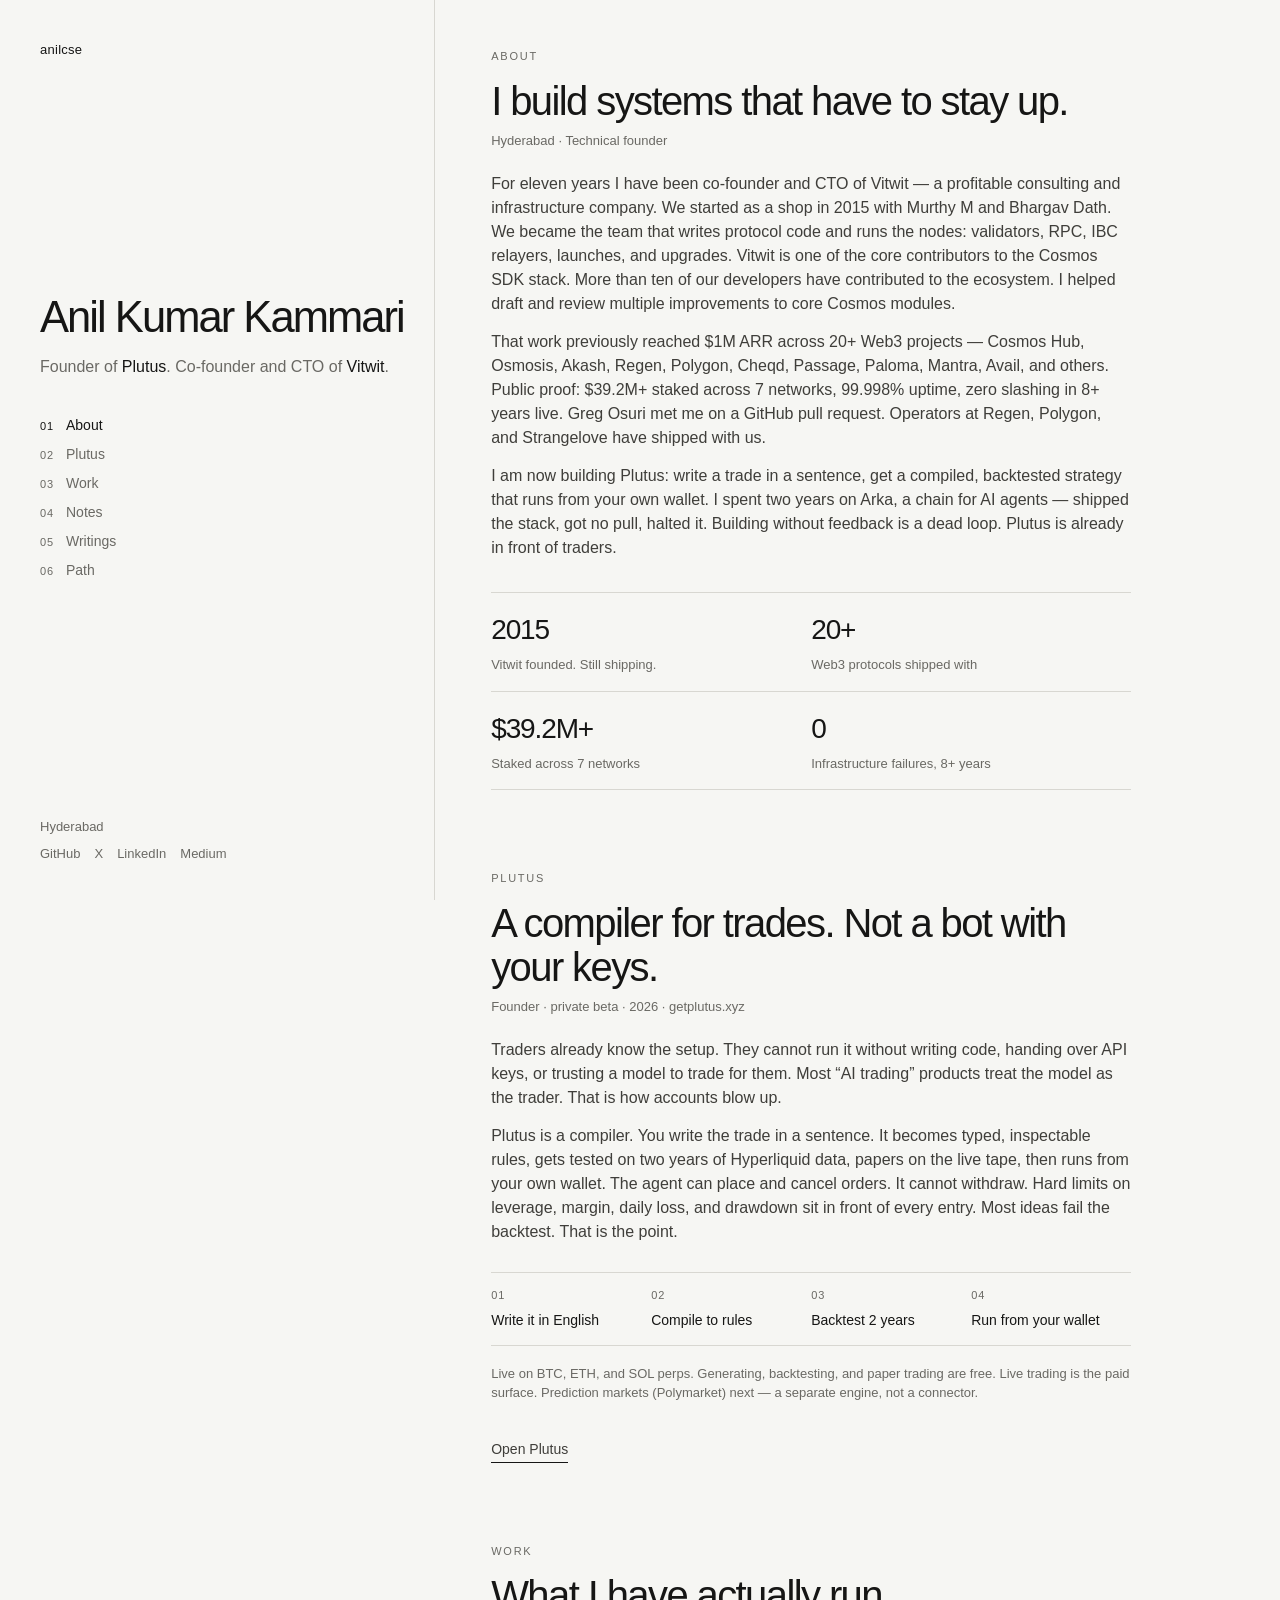
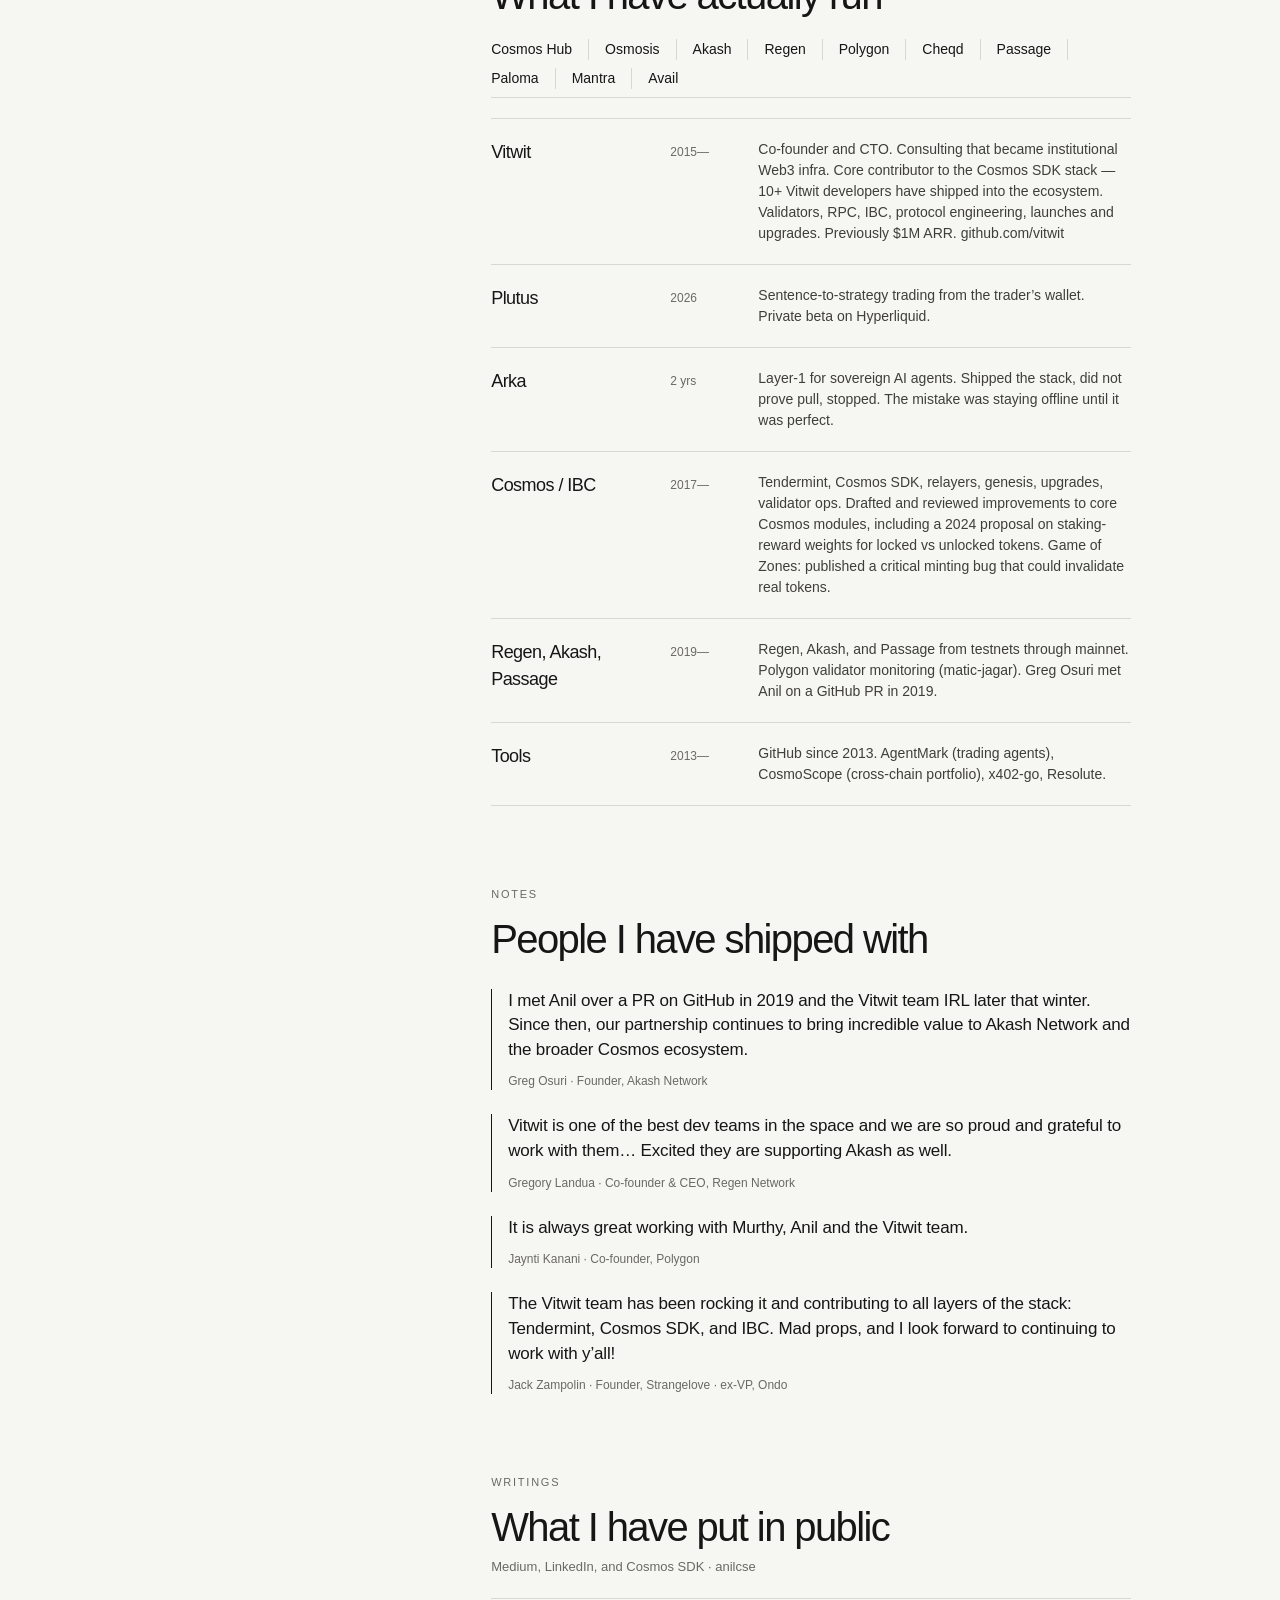
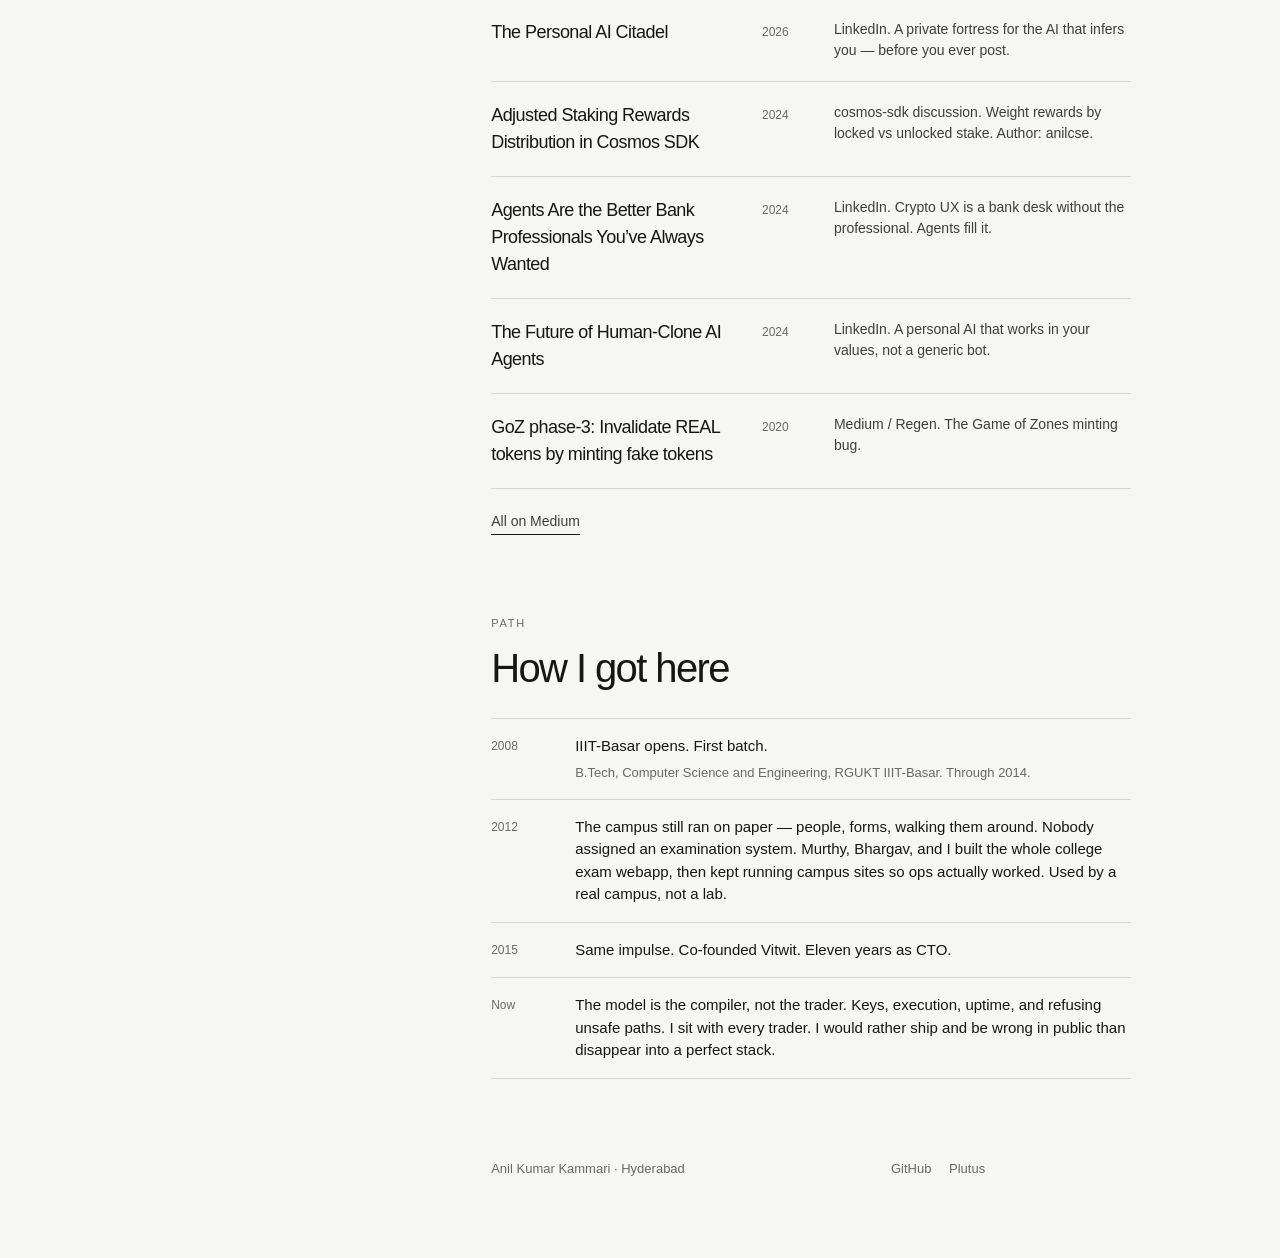
<file: index.html>
<!DOCTYPE html>
<html lang="en">
<head>
  <meta charset="utf-8" />
  <meta name="viewport" content="width=device-width, initial-scale=1" />
  <title>Anil Kumar Kammari</title>
  <meta name="description" content="Founder of Plutus. Co-founder and CTO of Vitwit." />
  <link rel="canonical" href="https://anilcse.xyz/" />
  <link rel="preconnect" href="https://api.fontshare.com" />
  <link href="https://api.fontshare.com/v2/css?f[]=satoshi@400,500,700&f[]=clash-grotesk@500,600&display=swap" rel="stylesheet" />
  <link rel="stylesheet" href="styles.css" />
</head>
<body>
  <a class="skip" href="#main">Skip to content</a>

  <div class="shell">
    <header class="rail">
      <p class="mark">anilcse</p>
      <div class="rail-main">
        <h1>Anil Kumar Kammari</h1>
        <p class="lede">
          Founder of <a href="https://getplutus.xyz">Plutus</a>.
          Co-founder and CTO of <a href="https://vitwit.com">Vitwit</a>.
        </p>
        <nav>
          <a href="#about"><span>01</span> About</a>
          <a href="#now"><span>02</span> Plutus</a>
          <a href="#work"><span>03</span> Work</a>
          <a href="#notes"><span>04</span> Notes</a>
          <a href="#writings"><span>05</span> Writings</a>
          <a href="#path"><span>06</span> Path</a>
        </nav>
      </div>
      <p class="rail-foot">
        Hyderabad
        <span>
          <a href="https://github.com/anilcse">GitHub</a>
          <a href="https://x.com/anilcse_">X</a>
          <a href="https://linkedin.com/in/anilcse">LinkedIn</a>
          <a href="https://medium.com/@anilcse">Medium</a>
        </span>
      </p>
    </header>

    <main id="main">
      <section id="about">
        <p class="label">About</p>
        <h2>I build systems that have to stay up.</h2>
        <p class="when">Hyderabad · Technical founder</p>
        <p>
          For eleven years I have been co-founder and CTO of Vitwit — a profitable
          consulting and infrastructure company. We started as a shop in 2015 with
          Murthy M and Bhargav Dath.           We became the team that writes protocol code
          and runs the nodes: validators, RPC, IBC relayers, launches, and upgrades.
          Vitwit is one of the core contributors to the Cosmos SDK stack.
          More than ten of our developers have contributed to the ecosystem.
          I helped draft and review multiple improvements to core Cosmos modules.
        </p>
        <p>
          That work previously reached $1M ARR across 20+ Web3 projects — Cosmos Hub,
          Osmosis, Akash, Regen, Polygon, Cheqd, Passage, Paloma, Mantra, Avail,
          and others. Public proof: $39.2M+ staked
          across 7 networks, 99.998% uptime, zero slashing in 8+ years live.
          Greg Osuri met me on a GitHub pull request. Operators at Regen, Polygon,
          and Strangelove have shipped with us.
        </p>
        <p>
          I am now building Plutus: write a trade in a sentence, get a compiled,
          backtested strategy that runs from your own wallet. I spent two years on
          Arka, a chain for AI agents — shipped the stack, got no pull, halted it.
          Building without feedback is a dead loop. Plutus is already in front of traders.
        </p>
        <dl class="facts">
          <div>
            <dt>2015</dt>
            <dd>Vitwit founded. Still shipping.</dd>
          </div>
          <div>
            <dt>20+</dt>
            <dd>Web3 protocols shipped with</dd>
          </div>
          <div>
            <dt>$39.2M+</dt>
            <dd>Staked across 7 networks</dd>
          </div>
          <div>
            <dt>0</dt>
            <dd>Infrastructure failures, 8+ years</dd>
          </div>
        </dl>
      </section>

      <section id="now">
        <p class="label">Plutus</p>
        <h2>A compiler for trades. Not a bot with your keys.</h2>
        <p class="when">Founder · private beta · 2026 · getplutus.xyz</p>
        <p>
          Traders already know the setup. They cannot run it without writing code,
          handing over API keys, or trusting a model to trade for them. Most
          “AI trading” products treat the model as the trader. That is how accounts blow up.
        </p>
        <p>
          Plutus is a compiler. You write the trade in a sentence. It becomes typed,
          inspectable rules, gets tested on two years of Hyperliquid data, papers on
          the live tape, then runs from your own wallet. The agent can place and cancel
          orders. It cannot withdraw. Hard limits on leverage, margin, daily loss, and
          drawdown sit in front of every entry. Most ideas fail the backtest. That is the point.
        </p>
        <ol class="steps">
          <li>Write it in English</li>
          <li>Compile to rules</li>
          <li>Backtest 2 years</li>
          <li>Run from your wallet</li>
        </ol>
        <p class="fine">
          Live on BTC, ETH, and SOL perps. Generating, backtesting, and paper trading
          are free. Live trading is the paid surface. Prediction markets (Polymarket)
          next — a separate engine, not a connector.
        </p>
        <p><a class="more" href="https://getplutus.xyz">Open Plutus</a></p>
      </section>

      <section id="work">
        <p class="label">Work</p>
        <h2>What I have actually run</h2>
        <ul class="names">
          <li>Cosmos Hub</li>
          <li>Osmosis</li>
          <li>Akash</li>
          <li>Regen</li>
          <li>Polygon</li>
          <li>Cheqd</li>
          <li>Passage</li>
          <li>Paloma</li>
          <li>Mantra</li>
          <li>Avail</li>
        </ul>
        <ul class="index">
          <li>
            <a href="https://vitwit.com">
              <span class="i-name">Vitwit</span>
              <span class="i-year">2015—</span>
              <span class="i-copy">Co-founder and CTO. Consulting that became institutional Web3 infra. Core contributor to the Cosmos SDK stack — 10+ Vitwit developers have shipped into the ecosystem. Validators, RPC, IBC, protocol engineering, launches and upgrades. Previously $1M ARR. github.com/vitwit</span>
            </a>
          </li>
          <li>
            <a href="https://getplutus.xyz">
              <span class="i-name">Plutus</span>
              <span class="i-year">2026</span>
              <span class="i-copy">Sentence-to-strategy trading from the trader’s wallet. Private beta on Hyperliquid.</span>
            </a>
          </li>
          <li>
            <div>
              <span class="i-name">Arka</span>
              <span class="i-year">2 yrs</span>
              <span class="i-copy">Layer-1 for sovereign AI agents. Shipped the stack, did not prove pull, stopped. The mistake was staying offline until it was perfect.</span>
            </div>
          </li>
          <li>
            <a href="https://github.com/anilcse">
              <span class="i-name">Cosmos / IBC</span>
              <span class="i-year">2017—</span>
              <span class="i-copy">Tendermint, Cosmos SDK, relayers, genesis, upgrades, validator ops. Drafted and reviewed improvements to core Cosmos modules, including a 2024 proposal on staking-reward weights for locked vs unlocked tokens. Game of Zones: published a critical minting bug that could invalidate real tokens.</span>
            </a>
          </li>
          <li>
            <div>
              <span class="i-name">Regen, Akash, Passage</span>
              <span class="i-year">2019—</span>
              <span class="i-copy">Regen, Akash, and Passage from testnets through mainnet. Polygon validator monitoring (matic-jagar). Greg Osuri met Anil on a GitHub PR in 2019.</span>
            </div>
          </li>
          <li>
            <a href="https://github.com/anilcse">
              <span class="i-name">Tools</span>
              <span class="i-year">2013—</span>
              <span class="i-copy">GitHub since 2013. AgentMark (trading agents), CosmoScope (cross-chain portfolio), x402-go, Resolute.</span>
            </a>
          </li>
        </ul>
      </section>

      <section id="notes">
        <p class="label">Notes</p>
        <h2>People I have shipped with</h2>
        <figure>
          <blockquote>I met Anil over a PR on GitHub in 2019 and the Vitwit team IRL later that winter. Since then, our partnership continues to bring incredible value to Akash Network and the broader Cosmos ecosystem.</blockquote>
          <figcaption>Greg Osuri · Founder, Akash Network</figcaption>
        </figure>
        <figure>
          <blockquote>Vitwit is one of the best dev teams in the space and we are so proud and grateful to work with them… Excited they are supporting Akash as well.</blockquote>
          <figcaption>Gregory Landua · Co-founder &amp; CEO, Regen Network</figcaption>
        </figure>
        <figure>
          <blockquote>It is always great working with Murthy, Anil and the Vitwit team.</blockquote>
          <figcaption>Jaynti Kanani · Co-founder, Polygon</figcaption>
        </figure>
        <figure>
          <blockquote>The Vitwit team has been rocking it and contributing to all layers of the stack: Tendermint, Cosmos SDK, and IBC. Mad props, and I look forward to continuing to work with y’all!</blockquote>
          <figcaption>Jack Zampolin · Founder, Strangelove · ex-VP, Ondo</figcaption>
        </figure>
      </section>

      <section id="writings">
        <p class="label">Writings</p>
        <h2>What I have put in public</h2>
        <p class="when">Medium, LinkedIn, and Cosmos SDK · anilcse</p>
        <ul class="index writes">
          <li>
            <a href="https://www.linkedin.com/pulse/day-edit-button-disappears-anil-k-nrzjc">
              <span class="i-name">The Personal AI Citadel</span>
              <span class="i-year">2026</span>
              <span class="i-copy">LinkedIn. A private fortress for the AI that infers you — before you ever post.</span>
            </a>
          </li>
          <li>
            <a href="https://github.com/cosmos/cosmos-sdk/discussions/22001">
              <span class="i-name">Adjusted Staking Rewards Distribution in Cosmos SDK</span>
              <span class="i-year">2024</span>
              <span class="i-copy">cosmos-sdk discussion. Weight rewards by locked vs unlocked stake. Author: anilcse.</span>
            </a>
          </li>
          <li>
            <a href="https://www.linkedin.com/pulse/agents-better-bank-professionals-youve-always-wanted-anil-k-pl1kc">
              <span class="i-name">Agents Are the Better Bank Professionals You’ve Always Wanted</span>
              <span class="i-year">2024</span>
              <span class="i-copy">LinkedIn. Crypto UX is a bank desk without the professional. Agents fill it.</span>
            </a>
          </li>
          <li>
            <a href="https://www.linkedin.com/pulse/future-human-clone-ai-agents-revolution-living-andworking-anil-k-lcgzc">
              <span class="i-name">The Future of Human-Clone AI Agents</span>
              <span class="i-year">2024</span>
              <span class="i-copy">LinkedIn. A personal AI that works in your values, not a generic bot.</span>
            </a>
          </li>
          <li>
            <a href="https://medium.com/regen-network/goz-phase-3-invalidate-real-tokens-by-minting-fake-tokens-275bb91b7678">
              <span class="i-name">GoZ phase-3: Invalidate REAL tokens by minting fake tokens</span>
              <span class="i-year">2020</span>
              <span class="i-copy">Medium / Regen. The Game of Zones minting bug.</span>
            </a>
          </li>
        </ul>
        <p><a class="more" href="https://medium.com/@anilcse">All on Medium</a></p>
      </section>

      <section id="path">
        <p class="label">Path</p>
        <h2>How I got here</h2>
        <ol class="path">
          <li>
            <span>2008</span>
            <div>
              IIIT-Basar opens. First batch.
              <em>B.Tech, Computer Science and Engineering, RGUKT IIIT-Basar. Through 2014.</em>
            </div>
          </li>
          <li>
            <span>2012</span>
            <div>
              The campus still ran on paper — people, forms, walking them around.
              Nobody assigned an examination system. Murthy, Bhargav, and I built
              the whole college exam webapp, then kept running campus sites so ops
              actually worked. Used by a real campus, not a lab.
            </div>
          </li>
          <li>
            <span>2015</span>
            <div>Same impulse. Co-founded Vitwit. Eleven years as CTO.</div>
          </li>
          <li>
            <span>Now</span>
            <div>
              The model is the compiler, not the trader. Keys, execution, uptime,
              and refusing unsafe paths. I sit with every trader. I would rather
              ship and be wrong in public than disappear into a perfect stack.
            </div>
          </li>
        </ol>
      </section>

      <footer>
        <p>Anil Kumar Kammari · Hyderabad</p>
        <p>
          <a href="https://github.com/anilcse">GitHub</a>
          <a href="https://getplutus.xyz">Plutus</a>
        </p>
      </footer>
    </main>
  </div>

  <script src="main.js"></script>
</body>
</html>
</file>
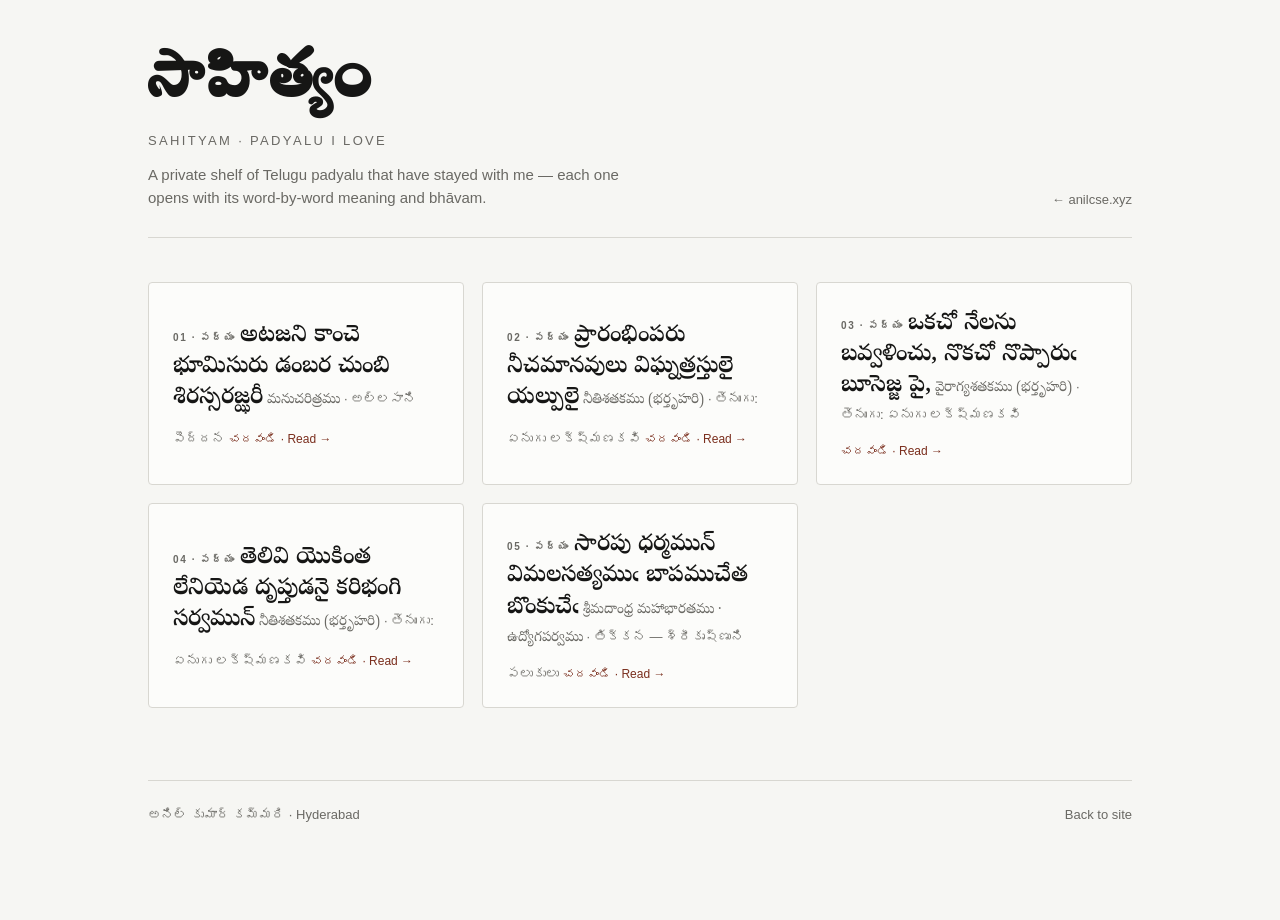
<file: sahityam.html>
<!DOCTYPE html>
<html lang="te">
<head>
  <meta charset="utf-8" />
  <meta name="viewport" content="width=device-width, initial-scale=1" />
  <meta name="robots" content="noindex, nofollow" />
  <title>సాహిత్యం · Sahityam</title>
  <meta name="description" content="A private shelf of Telugu padyalu I love." />
  <link rel="preconnect" href="https://api.fontshare.com" />
  <link rel="preconnect" href="https://fonts.googleapis.com" />
  <link rel="preconnect" href="https://fonts.gstatic.com" crossorigin />
  <link href="https://api.fontshare.com/v2/css?f[]=satoshi@400,500,700&f[]=clash-grotesk@500,600&display=swap" rel="stylesheet" />
  <link href="https://fonts.googleapis.com/css2?family=Noto+Serif+Telugu:wght@400;500;600;700&family=Ramaraja&display=swap" rel="stylesheet" />
  <style>
    :root {
      --bg: #f6f6f3;
      --ink: #161615;
      --muted: #6a6964;
      --line: #d8d7d1;
      --card: #fcfcfa;
      --accent: #7a2e1d;
    }
    * { box-sizing: border-box; margin: 0; padding: 0; }
    html { scroll-behavior: smooth; }
    body {
      background: var(--bg);
      color: var(--ink);
      font-family: Satoshi, "Helvetica Neue", Helvetica, Arial, sans-serif;
      font-size: 16px;
      line-height: 1.5;
      text-rendering: optimizeLegibility;
      -webkit-font-smoothing: antialiased;
    }
    ::selection { background: var(--ink); color: var(--bg); }
    a { color: inherit; text-underline-offset: 0.18em; }

    .te { font-family: "Noto Serif Telugu", serif; }

    .wrap { max-width: 1040px; margin: 0 auto; padding: 56px 28px 96px; }

    header.top {
      display: flex;
      align-items: flex-end;
      justify-content: space-between;
      gap: 24px;
      padding-bottom: 28px;
      border-bottom: 1px solid var(--line);
      margin-bottom: 44px;
    }
    .title-te {
      font-family: "Ramaraja", "Noto Serif Telugu", serif;
      font-size: clamp(40px, 6vw, 72px);
      line-height: 0.9;
      letter-spacing: 0.01em;
    }
    .title-en {
      margin-top: 10px;
      font-family: "Clash Grotesk", Satoshi, sans-serif;
      font-size: 13px;
      font-weight: 500;
      letter-spacing: 0.18em;
      text-transform: uppercase;
      color: var(--muted);
    }
    .sub { margin-top: 14px; max-width: 34em; color: var(--muted); font-size: 15px; }
    .home {
      font-size: 13px;
      font-weight: 500;
      text-decoration: none;
      color: var(--muted);
      white-space: nowrap;
    }
    .home:hover { color: var(--ink); text-decoration: underline; }

    .grid {
      display: grid;
      grid-template-columns: repeat(auto-fill, minmax(280px, 1fr));
      gap: 18px;
    }
    .card {
      position: relative;
      text-align: left;
      background: var(--card);
      border: 1px solid var(--line);
      border-radius: 4px;
      padding: 26px 24px 22px;
      cursor: pointer;
      font: inherit;
      color: inherit;
      transition: transform 0.18s ease, box-shadow 0.18s ease, border-color 0.18s ease;
    }
    .card:hover, .card:focus-visible {
      transform: translateY(-3px);
      box-shadow: 0 14px 34px -22px rgba(0,0,0,0.5);
      border-color: #c3c2bb;
      outline: none;
    }
    .card .k {
      font-size: 10px;
      font-weight: 600;
      letter-spacing: 0.16em;
      text-transform: uppercase;
      color: var(--muted);
    }
    .card .first {
      font-family: "Noto Serif Telugu", serif;
      font-size: 23px;
      font-weight: 600;
      line-height: 1.35;
      margin: 12px 0 10px;
      letter-spacing: 0;
    }
    .card .src { font-size: 13px; color: var(--muted); }
    .card .src .te { font-size: 14px; }
    .card .open {
      margin-top: 16px;
      font-size: 12px;
      font-weight: 500;
      color: var(--accent);
      display: inline-flex;
      align-items: center;
      gap: 6px;
    }
    .badge {
      position: absolute;
      top: 14px;
      right: 14px;
      font-size: 10px;
      font-weight: 600;
      letter-spacing: 0.04em;
      color: var(--accent);
      background: #f3e7e2;
      border: 1px solid #e3cfc7;
      border-radius: 999px;
      padding: 3px 9px;
    }

    /* ---- modal ---- */
    .overlay {
      position: fixed;
      inset: 0;
      z-index: 50;
      background: rgba(22,22,21,0.42);
      backdrop-filter: blur(3px);
      -webkit-backdrop-filter: blur(3px);
      opacity: 0;
      pointer-events: none;
      transition: opacity 0.28s ease;
      overflow-y: auto;
    }
    .overlay.on { opacity: 1; pointer-events: auto; }
    .sheet {
      min-height: 100%;
      display: flex;
      justify-content: center;
      padding: 56px 20px 80px;
    }
    .reader {
      width: 100%;
      max-width: 760px;
      background: var(--bg);
      border: 1px solid var(--line);
      border-radius: 6px;
      padding: clamp(28px, 5vw, 64px);
      transform: translateY(16px) scale(0.985);
      opacity: 0;
      transition: transform 0.3s cubic-bezier(.2,.7,.2,1), opacity 0.3s ease;
    }
    .overlay.on .reader { transform: none; opacity: 1; }

    .close {
      position: fixed;
      top: 20px;
      right: 22px;
      width: 42px;
      height: 42px;
      border-radius: 999px;
      border: 1px solid var(--line);
      background: var(--bg);
      color: var(--ink);
      font-size: 20px;
      line-height: 1;
      cursor: pointer;
      display: grid;
      place-items: center;
      transition: background 0.18s ease, transform 0.18s ease;
    }
    .close:hover { background: var(--ink); color: var(--bg); transform: rotate(90deg); }

    .r-src {
      font-size: 11px;
      font-weight: 600;
      letter-spacing: 0.16em;
      text-transform: uppercase;
      color: var(--muted);
      margin-bottom: 20px;
    }
    .r-src .te { font-size: 13px; letter-spacing: 0.04em; text-transform: none; }
    .verse {
      font-family: "Noto Serif Telugu", serif;
      font-size: clamp(22px, 3.4vw, 30px);
      font-weight: 500;
      line-height: 2.05;
      letter-spacing: 0;
      margin: 4px 0 8px;
    }
    .verse div { text-wrap: balance; }
    .translit {
      font-size: 14px;
      font-style: italic;
      color: var(--muted);
      line-height: 1.9;
      margin-top: 18px;
      border-top: 1px dashed var(--line);
      padding-top: 18px;
      display: none;
    }
    .translit.on { display: block; }
    .toggle {
      margin-top: 20px;
      font-size: 12px;
      font-weight: 500;
      color: var(--muted);
      background: none;
      border: 1px solid var(--line);
      border-radius: 999px;
      padding: 6px 14px;
      cursor: pointer;
    }
    .toggle:hover { color: var(--ink); border-color: #bdbcb5; }

    .sec-label {
      font-size: 11px;
      font-weight: 600;
      letter-spacing: 0.16em;
      text-transform: uppercase;
      color: var(--muted);
      margin: 44px 0 16px;
      padding-top: 24px;
      border-top: 1px solid var(--line);
    }
    .sec-label .te { font-size: 14px; letter-spacing: 0.02em; text-transform: none; color: var(--ink); margin-right: 8px; }

    .words { list-style: none; display: grid; gap: 2px; }
    .words li {
      display: grid;
      grid-template-columns: minmax(130px, 0.5fr) 1fr;
      gap: 18px;
      padding: 11px 0;
      border-bottom: 1px solid var(--line);
      align-items: baseline;
    }
    .words .w {
      font-family: "Noto Serif Telugu", serif;
      font-size: 19px;
      font-weight: 600;
    }
    .words .m { color: #3f3e3a; font-size: 15px; }
    .words .m .te { font-size: 16px; }

    .bhavam { font-size: 17px; line-height: 1.7; color: #2d2c29; }
    .bhavam .te { font-size: 18px; line-height: 1.95; }
    .bhavam p + p { margin-top: 14px; }

    .verify-note {
      margin-top: 36px;
      font-size: 13px;
      color: var(--accent);
      background: #f3e7e2;
      border: 1px solid #e3cfc7;
      border-radius: 4px;
      padding: 12px 16px;
      line-height: 1.5;
    }

    footer.foot {
      margin-top: 72px;
      padding-top: 24px;
      border-top: 1px solid var(--line);
      font-size: 13px;
      color: var(--muted);
      display: flex;
      justify-content: space-between;
      gap: 16px;
      flex-wrap: wrap;
    }
    footer.foot a { text-decoration: none; }
    footer.foot a:hover { color: var(--ink); text-decoration: underline; }

    body.locked { overflow: hidden; }

    @media (max-width: 560px) {
      .wrap { padding: 40px 20px 72px; }
      header.top { flex-direction: column; align-items: flex-start; gap: 14px; }
      .words li { grid-template-columns: 1fr; gap: 2px; }
    }
    @media (prefers-reduced-motion: reduce) {
      html { scroll-behavior: auto; }
      .card, .reader, .overlay, .close { transition: none; }
    }
  </style>
</head>
<body>
  <div class="wrap">
    <header class="top">
      <div>
        <h1 class="title-te te">సాహిత్యం</h1>
        <p class="title-en">Sahityam · Padyalu I love</p>
        <p class="sub">A private shelf of Telugu padyalu that have stayed with me — each one opens with its word-by-word meaning and bhāvam.</p>
      </div>
      <a class="home" href="/">← anilcse.xyz</a>
    </header>

    <main class="grid" id="grid" aria-label="Poems"></main>

    <footer class="foot">
      <span>అనిల్ కుమార్ కమ్మరి · Hyderabad</span>
      <a href="/">Back to site</a>
    </footer>
  </div>

  <div class="overlay" id="overlay" role="dialog" aria-modal="true" aria-label="Poem">
    <button class="close" id="close" aria-label="Close">×</button>
    <div class="sheet">
      <article class="reader" id="reader"></article>
    </div>
  </div>

  <script>
    // Each poem: title (Telugu first line), source, lines[], translit[], words[{w,m}], bhavam[], verify
    const poems = [
      {
        id: "atajani-kanche",
        title: "అటజని కాంచె భూమిసురుఁడు",
        source: { work: "మనుచరిత్రము", poet: "అల్లసాని పెద్దన", en: "Manucharitramu · Allasani Peddana · 16th c." },
        lines: [
          "అటజని కాంచె భూమిసురు డంబర చుంబి శిరస్సరజ్ఝరీ",
          "పటల ముహుర్ముహుర్ లుఠ దభంగ తరంగ మృదంగ నిస్వన",
          "స్ఫుట నటనానుకూల పరిఫుల్ల కలాప కలాపి జాలమున్",
          "గటక చరత్కరేణు కర కంపిత సాలము శీతశైలమున్"
        ],
        words: [
          { w: "అటజని", m: "అటకు వెళ్ళి — going to that place" },
          { w: "కాంచె", m: "చూచెను — beheld, saw" },
          { w: "భూమిసురుఁడు", m: "బ్రాహ్మణుడు (ప్రవరుడు) — the brahmin, Pravara" },
          { w: "అంబర చుంబి శిరస్", m: "ఆకాశాన్ని ముద్దాడే శిఖరం — a peak that kisses the sky" },
          { w: "సరజ్ఝరీ పటల", m: "జలపాతాల వరుస — rows of cascading streams" },
          { w: "ముహుర్ముహుర్ లుఠత్", m: "మాటిమాటికి దొర్లే — tumbling again and again" },
          { w: "అభంగ తరంగ", m: "విడువని అలలు — unbroken waves" },
          { w: "మృదంగ నిస్వన", m: "మృదంగ ధ్వని — the sound of a mridanga drum" },
          { w: "స్ఫుట నటనానుకూల", m: "స్పష్టమైన నాట్యానికి తగిన — fit to accompany vivid dance" },
          { w: "పరిఫుల్ల కలాప", m: "విచ్చుకున్న పురులతో — with fully spread plumage" },
          { w: "కలాపి జాలమున్", m: "నెమళ్ల గుంపును — flocks of peacocks" },
          { w: "గటక చరత్", m: "కొండసందుల్లో తిరిగే — moving through the ravines and passes" },
          { w: "కరేణు కర కంపిత సాలము", m: "ఆడ ఏనుగుల తొండాలతో కదిలే సాల వృక్షాలు గల — with sala trees shaken by the trunks of she-elephants" },
          { w: "శీతశైలమున్", m: "మంచుకొండను (హిమాలయాన్ని) — the cold, snow-clad mountain (Himalaya)" }
        ],
        bhavam: [
          "ప్రవరుడు ఆ మంచుకొండను (హిమాలయాన్ని) చూశాడు — ఆకాశాన్ని తాకే శిఖరాలు; వాటిపై నుండి జాలువారుతూ, మాటిమాటికి దొర్లే అలలతో మృదంగనాదంలా మోగే జలపాతాలు; ఆ లయకు తగినట్టుగా పురులు విప్పి నాట్యమాడే నెమళ్ల గుంపులు; కొండసందుల్లో తిరుగుతూ తొండాలతో సాల వృక్షాలను కదిలించే ఆడ ఏనుగులు — ఇవన్నీ గల ఆ శీతశైలాన్ని.",
          "One breathless sentence paints the snow-mountain: sky-kissing peaks; waterfalls whose ever-tumbling waves beat like mridanga drums; peacocks with fully fanned tails dancing in time to that beat; and she-elephants roaming the ravines, their trunks swaying the sala trees. Peddana’s rolling ‘ṭa’ alliteration makes the verse itself sound like falling water."
        ],
        verify: false
      },
      {
        id: "aarambhimparu",
        title: "ప్రారంభింపరు నీచమానవులు",
        source: { work: "నీతిశతకము (భర్తృహరి)", poet: "తెనుఁగు: ఏనుగు లక్ష్మణకవి", en: "Niti Shatakam (Bhartruhari) · Telugu: Enugula Lakshmana Kavi" },
        lines: [
          "ప్రారంభింపరు నీచమానవులు విఘ్నత్రస్తులై యల్పులై",
          "యారంభించి పరిత్యజింతురు విఘ్నాయత్తులై మధ్యముల్",
          "ధీరుల్ విఘ్ననిహన్యమానులగుచున్ ధృత్యున్నతోత్సాహులై",
          "ప్రారబ్ధార్థము లుజ్జగింపరు సుమీ ప్రజ్ఞానిధుల్ గావునన్"
        ],
        words: [
          { w: "ప్రారంభింపరు", m: "మొదలే పెట్టరు — do not even begin" },
          { w: "నీచమానవులు", m: "నీచులైన మనుషులు — base, lowly people" },
          { w: "విఘ్నత్రస్తులై", m: "ఆటంకాలకు భయపడి — frightened by obstacles" },
          { w: "అల్పులై", m: "అల్పబుద్ధులై — being petty-minded" },
          { w: "ఆరంభించి పరిత్యజింతురు", m: "మొదలుపెట్టి వదిలేస్తారు — begin, then abandon it" },
          { w: "విఘ్నాయత్తులై", m: "ఆటంకాలకు లొంగి — overpowered by obstacles" },
          { w: "మధ్యముల్", m: "మధ్యస్థులు (సామాన్యులు) — the mediocre" },
          { w: "ధీరుల్", m: "ధైర్యవంతులు / జ్ఞానులు — the resolute and wise" },
          { w: "విఘ్ననిహన్యమానులగుచున్", m: "ఆటంకాలతో మాటిమాటికి దెబ్బతింటూ — though struck by obstacle after obstacle" },
          { w: "ధృత్యున్నతోత్సాహులై", m: "స్థిరమైన, ఉన్నతమైన ఉత్సాహంతో — with steadfast, rising zeal" },
          { w: "ప్రారబ్ధార్థముల్", m: "చేపట్టిన పనులను — the tasks they have taken up" },
          { w: "ఉజ్జగింపరు", m: "విడిచిపెట్టరు — never give up" },
          { w: "సుమీ", m: "సుమా! (నొక్కి చెప్పే పదం) — mind you! (emphatic)" },
          { w: "ప్రజ్ఞానిధుల్ గావునన్", m: "ప్రజ్ఞకు నిధులు కావున — because they are treasuries of wisdom" }
        ],
        bhavam: [
          "నీచులు ఆటంకాలకు భయపడి ఏ పనీ మొదలే పెట్టరు. సామాన్యులు మొదలుపెట్టినా, ఆటంకాలు రాగానే మధ్యలో వదిలేస్తారు. కానీ ధీరులు మాత్రం ఆటంకాలు ఎన్ని వచ్చినా, పదే పదే దెబ్బతిన్నా, స్థిరమైన ఉత్సాహంతో చేపట్టిన పనిని ఎప్పటికీ విడిచిపెట్టరు — వారు ప్రజ్ఞకు నిధులు కావున.",
          "The low never start, scared off by obstacles. The middling start but quit when obstacles hit. The resolute — battered by setback after setback — hold their zeal and never abandon what they began. That steadfastness is exactly what makes them wise."
        ],
        verify: false
      },
      {
        id: "okacho-nelanu",
        title: "ఒకచో నేలను బవ్వళించు",
        source: { work: "వైరాగ్యశతకము (భర్తృహరి)", poet: "తెనుఁగు: ఏనుగు లక్ష్మణకవి", en: "Vairagya Shatakam (Bhartruhari) · Telugu: Enugula Lakshmana Kavi" },
        lines: [
          "ఒకచో నేలను బవ్వళించు, నొకచో నొప్పారుఁ బూసెజ్జ పై,",
          "నొకచో శాకము లారగించు, నొకచో నుత్కృష్టశాల్యోదనం,",
          "బొకచోఁ బొంత ధరించు, నొక్కొక్కతరిన్ యోగ్యాంబర శ్రేణి, లె",
          "క్కకు రానీయఁడు కార్యసాధకుఁడు దుఃఖంబున్ సుఖంబున్ మదిన్"
        ],
        words: [
          { w: "ఒకచో", m: "ఒకచోట / ఒకప్పుడు — at one time, in one place" },
          { w: "నేలను బవ్వళించు", m: "నేలపైనే నిద్రిస్తాడు — sleeps on the bare ground" },
          { w: "ఒప్పారుఁ బూసెజ్జ పై", m: "అందమైన పూలపాన్పుపై ఒప్పారుతాడు — rests on a lovely bed of flowers" },
          { w: "శాకములు ఆరగించు", m: "ఆకుకూరలు తింటాడు — eats mere greens" },
          { w: "ఉత్కృష్ట శాల్యోదనంబు", m: "శ్రేష్ఠమైన బియ్యపు అన్నం — the choicest rice" },
          { w: "బొంత ధరించు", m: "చినిగిన గొంగడి కడతాడు — wears a patched quilt-rag" },
          { w: "ఒక్కొక్కతరిన్", m: "ఒక్కొక్కప్పుడు — now and then" },
          { w: "యోగ్యాంబర శ్రేణి", m: "మేలిమి వస్త్రాల వరుస — a range of fine garments" },
          { w: "లెక్కకు రానీయఁడు", m: "మనసులో లెక్కలోకి తీసుకోడు — lets it count for nothing in his mind" },
          { w: "కార్యసాధకుఁడు", m: "పని సాధించువాడు (ధీరుడు) — the one bent on achieving his aim" },
          { w: "దుఃఖంబున్ సుఖంబున్ మదిన్", m: "సుఖదుఃఖాలను మనసులో — sukha and duḥkha, within his mind" }
        ],
        bhavam: [
          "లక్ష్యంపై నిలిచిన కార్యసాధకుడు పరిస్థితిని లెక్కచేయడు — ఒకప్పుడు నేలపైనే నిద్రిస్తాడు, ఒకప్పుడు పూలపాన్పుపై; ఒకప్పుడు ఆకుకూరలు తింటాడు, ఒకప్పుడు మేలిమి అన్నం; ఒకప్పుడు చినిగిన బొంత, ఒక్కొక్కప్పుడు మేలిమి వస్త్రాలు. సుఖమైనా దుఃఖమైనా వాటిని మనసులో లెక్కకే రానీయడు.",
          "The one bent on his goal never counts his circumstances: now the bare earth, now a bed of flowers; now plain greens, now the finest rice; now a beggar’s rag, now fine robes. Sukha or duḥkha — his mind simply lets it count for nothing. (Bhartruhari’s ‘kvacid-bhūmau śayyā…’, tr. Lakshmana Kavi.)"
        ],
        verify: false
      },
      {
        id: "telivi-yokinta",
        title: "తెలివి యొకింత లేనియెడ దృప్తుడనై",
        source: { work: "నీతిశతకము (భర్తృహరి)", poet: "తెనుఁగు: ఏనుగు లక్ష్మణకవి", en: "Niti Shatakam (Bhartruhari) · Telugu: Enugula Lakshmana Kavi" },
        lines: [
          "తెలివి యొకింత లేనియెడ దృప్తుడనై కరిభంగి సర్వమున్",
          "దెలిసితి నంచు గర్వితమతిన్ విహరించితి దొల్లి, యిప్పు డు",
          "జ్జ్వలమతులైన పండితుల సన్నిధి నించుక బోధశాలినై",
          "తెలియనివాడనై మెలగితిం గతమయ్యె నితాంత గర్వముల్"
        ],
        words: [
          { w: "తెలివి యొకింత లేనియెడ", m: "కొంచెం జ్ఞానమూ లేని వేళ — when I had not the least knowledge" },
          { w: "దృప్తుడనై", m: "గర్వంతో మదించి — swollen with conceit" },
          { w: "కరిభంగి", m: "మదపుటేనుగు వలె — like an intoxicated elephant" },
          { w: "సర్వమున్ దెలిసితినంచు", m: "అంతా తెలుసుకున్నానని — thinking ‘I have known everything’" },
          { w: "గర్వితమతిన్", m: "గర్వించిన మనసుతో — with a vain mind" },
          { w: "విహరించితి దొల్లి", m: "మునుపు విహరించాను — I once roamed about" },
          { w: "ఉజ్జ్వలమతులైన పండితుల సన్నిధిన్", m: "ప్రకాశవంతమైన బుద్ధిగల పండితుల సమక్షంలో — before scholars of luminous intellect" },
          { w: "ఇంచుక బోధశాలినై", m: "కొంచెం జ్ఞానం పొంది — having gained a little understanding" },
          { w: "తెలియనివాడనై మెలగితిన్", m: "ఏమీ తెలియనివాడిలా మెలిగాను — I moved about as one who knows nothing" },
          { w: "గతమయ్యె నితాంత గర్వముల్", m: "అపారమైన గర్వమంతా పోయింది — all my boundless pride vanished" }
        ],
        bhavam: [
          "కొంచెం కూడా తెలివి లేనప్పుడు, మదపుటేనుగులా గర్వంతో ‘నాకు అన్నీ తెలుసు’ అనుకుంటూ విర్రవీగుతూ తిరిగాను. ఇప్పుడు ప్రకాశవంతమైన బుద్ధిగల పండితుల సన్నిధిలో కొంత జ్ఞానం పొందాక, నాకేమీ తెలియదని గ్రహించి వినయంగా మెలుగుతున్నాను — నా అపారమైన గర్వమంతా కరిగిపోయింది.",
          "When I knew almost nothing, I strutted about drunk on pride like a rutting elephant, certain I knew it all. Now, a little enlightened in the company of truly brilliant scholars, I move humbly — as one who knows nothing — and all that vast conceit is gone. (Bhartruhari’s ‘yadā kiñcijjño’ham dvipa iva madāndhaḥ…’.)"
        ],
        verify: false
      },
      {
        id: "sarapu-dharmamu",
        title: "సారపు ధర్మమున్ విమల సత్యము",
        source: { work: "శ్రీమదాంధ్ర మహాభారతము · ఉద్యోగపర్వము", poet: "తిక్కన — శ్రీకృష్ణుని పలుకులు", en: "Andhra Mahabharatam · Udyoga Parvam · Tikkana (spoken by Krishna)" },
        lines: [
          "సారపు ధర్మమున్ విమలసత్యముఁ బాపముచేత బొంకుచేఁ",
          "బారముఁ బొందలేక చెడఁబాఱినదైన యవస్థ దక్షు లె",
          "వ్వార లుపేక్ష చేసి రది వారలచేటగుఁ గాని ధర్మ ని",
          "స్తారకమయ్యు సత్య శుభదాయక మయ్యును దైవ ముండెడున్"
        ],
        words: [
          { w: "సారపు ధర్మమున్", m: "సారవంతమైన ఉత్తమ ధర్మాన్ని — noble, essential dharma" },
          { w: "విమల సత్యమున్", m: "నిర్మలమైన సత్యాన్ని — spotless truth" },
          { w: "పాపముచేత బొంకుచేన్", m: "పాపం చేత, అబద్ధం చేత — by sin, by falsehood" },
          { w: "పారముఁ బొందలేక", m: "గట్టు చేరలేక — unable to reach the shore, to cross over" },
          { w: "చెడఁబాఱినదైన యవస్థ", m: "చెడిపోయి నశించిన స్థితి — a broken, ruined condition" },
          { w: "దక్షులు ఎవ్వారు ఉపేక్ష చేసిరి", m: "సమర్థులు ఎవరు నిర్లక్ష్యం చేస్తారో — whichever capable people stand aside" },
          { w: "అది వారల చేటగుఁ గాని", m: "అది వారి నాశనమే కాని — that is the undoing of those very people" },
          { w: "ధర్మ నిస్తారకమయ్యు", m: "ధర్మం తరింపజేసేదే అయ్యి — for dharma is ever the deliverer" },
          { w: "సత్య శుభదాయకమయ్యును", m: "సత్యం శుభాన్నిచ్చేదే అయ్యి — and truth ever the giver of good" },
          { w: "దైవ ముండెడున్", m: "దైవం (కాపాడుతూ) ఉంటుంది — God abides, to uphold them" }
        ],
        bhavam: [
          "ఉత్తమమైన ధర్మం, నిర్మలమైన సత్యం — పాపం, అబద్ధం వల్ల ఒడ్డు చేరలేక చెడి నశించే స్థితికి వచ్చినప్పుడు, వాటిని కాపాడగల సమర్థులు ఎవరైనా ఉపేక్షిస్తే, అది ఆ ఉపేక్షించినవారి చేటే అవుతుంది. ఎందుకంటే ధర్మం ఎప్పటికీ తరింపజేసేదే, సత్యం ఎప్పటికీ శుభాన్నిచ్చేదే — వాటిని నిలబెట్టడానికి దైవం ఎల్లప్పుడూ ఉంటుంది.",
          "When noble dharma and flawless truth, beaten down by sin and lies, cannot reach the far shore and sink into ruin — whoever has the power to save them yet looks away, that neglect destroys only himself. For dharma always carries one across, truth always brings good, and God is ever there to uphold them. (Krishna, in the Kaurava court.)"
        ],
        verify: false
      }
    ];

    const grid = document.getElementById("grid");
    const overlay = document.getElementById("overlay");
    const reader = document.getElementById("reader");
    const closeBtn = document.getElementById("close");
    let lastFocus = null;

    poems.forEach((p, i) => {
      const card = document.createElement("button");
      card.className = "card";
      card.type = "button";
      card.setAttribute("aria-haspopup", "dialog");
      const badge = p.verify ? `<span class="badge">${p.pending ? "పాఠ్యం కావాలి" : "సరిచూడండి"}</span>` : "";
      card.innerHTML = `
        ${badge}
        <span class="k">${String(i + 1).padStart(2, "0")} · పద్యం</span>
        <span class="first te">${p.lines[0].replace(/…\s*$/, "")}</span>
        <span class="src"><span class="te">${p.source.work}</span>${p.source.poet ? " · " + p.source.poet : ""}</span>
        <span class="open">చదవండి · Read →</span>
      `;
      card.addEventListener("click", () => openPoem(p));
      grid.appendChild(card);
    });

    function openPoem(p) {
      const wordRows = p.words.map(x =>
        `<li><span class="w te">${x.w}</span><span class="m">${x.m}</span></li>`
      ).join("");
      const bhavamHtml = p.bhavam.map((b, idx) =>
        `<p${idx === 0 ? ' class="te"' : ""}>${b}</p>`
      ).join("");
      const wordsBlock = p.words.length
        ? `<p class="sec-label"><span class="te">పద విభజన</span> Word by word</p><ul class="words">${wordRows}</ul>`
        : "";
      const bhavamLabel = `<p class="sec-label"><span class="te">భావం</span> Meaning</p>`;
      const verseLines = p.lines.map(l => `<div>${l}</div>`).join("");
      const srcLine = `<p class="r-src"><span class="te">${p.source.work}</span>${p.source.poet ? " · " + p.source.poet : ""} &nbsp;—&nbsp; ${p.source.en}</p>`;
      const note = p.verify
        ? `<p class="verify-note">${p.pending
            ? "గమనిక: ఈ పద్యపు పూర్తి పాఠ్యం ఇంకా చేర్చలేదు. అసలు పద్యాన్ని పంపితే పూర్తి చేస్తాను."
            : "గమనిక: ఈ పాఠ్యం జ్ఞాపకం నుండి రాసినది — ప్రచురించే ముందు ఒకసారి సరిచూడండి."}</p>`
        : "";

      reader.innerHTML = `
        ${srcLine}
        <div class="verse te">${verseLines}</div>
        ${wordsBlock}
        ${bhavamLabel}
        <div class="bhavam">${bhavamHtml}</div>
        ${note}
      `;
      lastFocus = document.activeElement;
      overlay.classList.add("on");
      document.body.classList.add("locked");
      overlay.scrollTop = 0;
      closeBtn.focus();
    }

    function closePoem() {
      overlay.classList.remove("on");
      document.body.classList.remove("locked");
      if (lastFocus) lastFocus.focus();
    }

    closeBtn.addEventListener("click", closePoem);
    overlay.addEventListener("click", e => { if (e.target === overlay || e.target.classList.contains("sheet")) closePoem(); });
    document.addEventListener("keydown", e => { if (e.key === "Escape" && overlay.classList.contains("on")) closePoem(); });
  </script>
</body>
</html>
</file>
<file: styles.css>
:root {
  --bg: #f6f6f3;
  --ink: #161615;
  --muted: #6a6964;
  --line: #d8d7d1;
  --mark: #161615;
}

* { box-sizing: border-box; margin: 0; padding: 0; }

html { scroll-behavior: smooth; }

body {
  background: var(--bg);
  color: var(--ink);
  font-family: Satoshi, "Helvetica Neue", Helvetica, Arial, sans-serif;
  font-size: 16px;
  font-weight: 400;
  line-height: 1.5;
  text-rendering: optimizeLegibility;
  -webkit-font-smoothing: antialiased;
}

::selection {
  background: var(--ink);
  color: var(--bg);
}

a {
  color: inherit;
  text-underline-offset: 0.18em;
}

.skip {
  position: absolute;
  left: 12px;
  top: -40px;
  z-index: 20;
  background: var(--ink);
  color: var(--bg);
  padding: 8px 12px;
}

.skip:focus { top: 12px; }

.shell {
  display: grid;
  grid-template-columns: minmax(280px, 34%) 1fr;
  min-height: 100svh;
}

.rail {
  position: sticky;
  top: 0;
  height: 100svh;
  display: flex;
  flex-direction: column;
  justify-content: space-between;
  padding: 40px 28px 36px 40px;
  border-right: 1px solid var(--line);
}

.mark {
  font-size: 13px;
  font-weight: 500;
  letter-spacing: 0.02em;
}

.rail h1 {
  font-family: "Clash Grotesk", Satoshi, sans-serif;
  font-size: clamp(32px, 3.4vw, 46px);
  font-weight: 500;
  letter-spacing: -0.045em;
  line-height: 0.98;
  text-wrap: balance;
}

.lede {
  margin-top: 16px;
  max-width: 22em;
  color: var(--muted);
}

.lede.quiet { margin-top: 8px; }

.lede a { font-weight: 500; color: var(--ink); text-decoration: none; }
.lede a:hover { text-decoration: underline; }

nav {
  display: flex;
  flex-direction: column;
  gap: 8px;
  margin-top: 36px;
}

nav a {
  display: flex;
  align-items: baseline;
  gap: 12px;
  width: max-content;
  text-decoration: none;
  font-size: 14px;
  font-weight: 500;
  color: var(--muted);
}

nav a span {
  font-size: 11px;
  font-weight: 500;
  letter-spacing: 0.08em;
}

nav a:hover,
nav a.is-on { color: var(--ink); }

.rail-foot {
  display: flex;
  flex-direction: column;
  gap: 8px;
  font-size: 13px;
  color: var(--muted);
}

.rail-foot span { display: flex; gap: 14px; }
.rail-foot a { text-decoration: none; }
.rail-foot a:hover { color: var(--ink); text-decoration: underline; }

main {
  padding: 40px 8vw 80px 56px;
}

section {
  max-width: 40em;
  padding: 8px 0 72px;
}

#about {
  min-height: calc(100svh - 80px);
}

.label {
  font-size: 11px;
  font-weight: 500;
  letter-spacing: 0.16em;
  text-transform: uppercase;
  color: var(--muted);
  margin-bottom: 14px;
}

h2 {
  font-family: "Clash Grotesk", Satoshi, sans-serif;
  font-size: clamp(28px, 3.2vw, 40px);
  font-weight: 500;
  letter-spacing: -0.04em;
  line-height: 1.1;
}

.when {
  margin: 8px 0 22px;
  font-size: 13px;
  color: var(--muted);
}

section p { color: #3f3e3a; }

section p + p { margin-top: 14px; }

.facts {
  display: grid;
  grid-template-columns: 1fr 1fr;
  gap: 0;
  margin-top: 32px;
  border-top: 1px solid var(--line);
}

.facts div {
  padding: 16px 20px 16px 0;
  border-bottom: 1px solid var(--line);
}

.facts dt {
  font-family: "Clash Grotesk", Satoshi, sans-serif;
  font-size: 28px;
  font-weight: 500;
  letter-spacing: -0.04em;
}

.facts dd {
  margin-top: 4px;
  font-size: 13px;
  color: var(--muted);
}

.index a .i-copy a {
  display: inline;
  text-decoration: underline;
  text-underline-offset: 0.18em;
}

.steps {
  list-style: none;
  display: flex;
  flex-wrap: wrap;
  gap: 0;
  margin: 28px 0 18px;
  border-top: 1px solid var(--line);
}

.steps li {
  flex: 1 1 120px;
  padding: 14px 16px 14px 0;
  border-bottom: 1px solid var(--line);
  font-size: 14px;
  font-weight: 500;
  counter-increment: step;
}

.steps { counter-reset: step; }

.steps li::before {
  content: "0" counter(step);
  display: block;
  margin-bottom: 6px;
  font-size: 11px;
  font-weight: 500;
  letter-spacing: 0.08em;
  color: var(--muted);
}

.fine {
  font-size: 13px;
  color: var(--muted);
}

.more {
  display: inline-block;
  margin-top: 22px;
  font-size: 14px;
  font-weight: 500;
  text-decoration: none;
  border-bottom: 1px solid var(--ink);
  padding-bottom: 2px;
}

.more:hover { color: var(--muted); border-color: var(--muted); }

.names {
  list-style: none;
  display: flex;
  flex-wrap: wrap;
  gap: 8px 0;
  margin: 22px 0 8px;
  padding-bottom: 8px;
  border-bottom: 1px solid var(--line);
}

.names li {
  font-size: 14px;
  font-weight: 500;
  padding-right: 16px;
  margin-right: 16px;
  border-right: 1px solid var(--line);
}

.names li:last-child {
  border-right: 0;
  margin-right: 0;
}

.index { list-style: none; margin-top: 20px; }

.index li { border-top: 1px solid var(--line); }

.index li:last-child { border-bottom: 1px solid var(--line); }

.index a,
.index div {
  display: grid;
  grid-template-columns: minmax(110px, 0.7fr) 72px 1.6fr;
  gap: 16px;
  padding: 20px 0;
  text-decoration: none;
  align-items: start;
}

.index a { transition: background 0.2s ease, padding 0.2s ease; }

.index a:hover {
  background: #efeee9;
  margin: 0 -16px;
  padding-left: 16px;
  padding-right: 16px;
}

.i-name {
  font-family: "Clash Grotesk", Satoshi, sans-serif;
  font-size: 18px;
  font-weight: 500;
  letter-spacing: -0.03em;
}

.i-year {
  font-size: 12px;
  color: var(--muted);
  padding-top: 4px;
}

.i-copy {
  font-size: 14px;
  color: #3f3e3a;
}

.writes a {
  grid-template-columns: minmax(140px, 1.2fr) 56px 1.4fr;
}

figure {
  margin-top: 28px;
  padding-left: 16px;
  border-left: 1px solid var(--ink);
}

figure + figure { margin-top: 24px; }

blockquote {
  font-size: 17px;
  font-weight: 400;
  line-height: 1.45;
  letter-spacing: -0.01em;
}

figcaption {
  margin-top: 10px;
  font-size: 12px;
  color: var(--muted);
}

.path {
  list-style: none;
  margin-top: 28px;
}

.path li {
  display: grid;
  grid-template-columns: 64px 1fr;
  gap: 20px;
  padding: 16px 0;
  border-top: 1px solid var(--line);
  font-size: 15px;
}

.path li:last-child { border-bottom: 1px solid var(--line); }

.path span {
  font-size: 12px;
  color: var(--muted);
  padding-top: 2px;
}

.path em {
  display: block;
  margin-top: 6px;
  font-style: normal;
  color: var(--muted);
  font-size: 13px;
}

footer {
  max-width: 38em;
  padding-top: 8px;
  display: flex;
  justify-content: space-between;
  gap: 16px;
  font-size: 13px;
  color: var(--muted);
}

footer a {
  margin-left: 14px;
  text-decoration: none;
}

footer a:hover { text-decoration: underline; color: var(--ink); }

@media (max-width: 900px) {
  .shell { grid-template-columns: 1fr; }
  .rail {
    position: relative;
    height: auto;
    border-right: 0;
    border-bottom: 1px solid var(--line);
    padding: 28px 24px;
    gap: 28px;
  }
  nav { flex-direction: row; flex-wrap: wrap; margin-top: 20px; gap: 16px 20px; }
  main { padding: 36px 24px 72px; }
  .index a,
  .index div { grid-template-columns: 1fr; gap: 6px; }
  #about { min-height: 0; }
  .facts { grid-template-columns: 1fr 1fr; }
}

@media (prefers-reduced-motion: reduce) {
  html { scroll-behavior: auto; }
}
</file>
